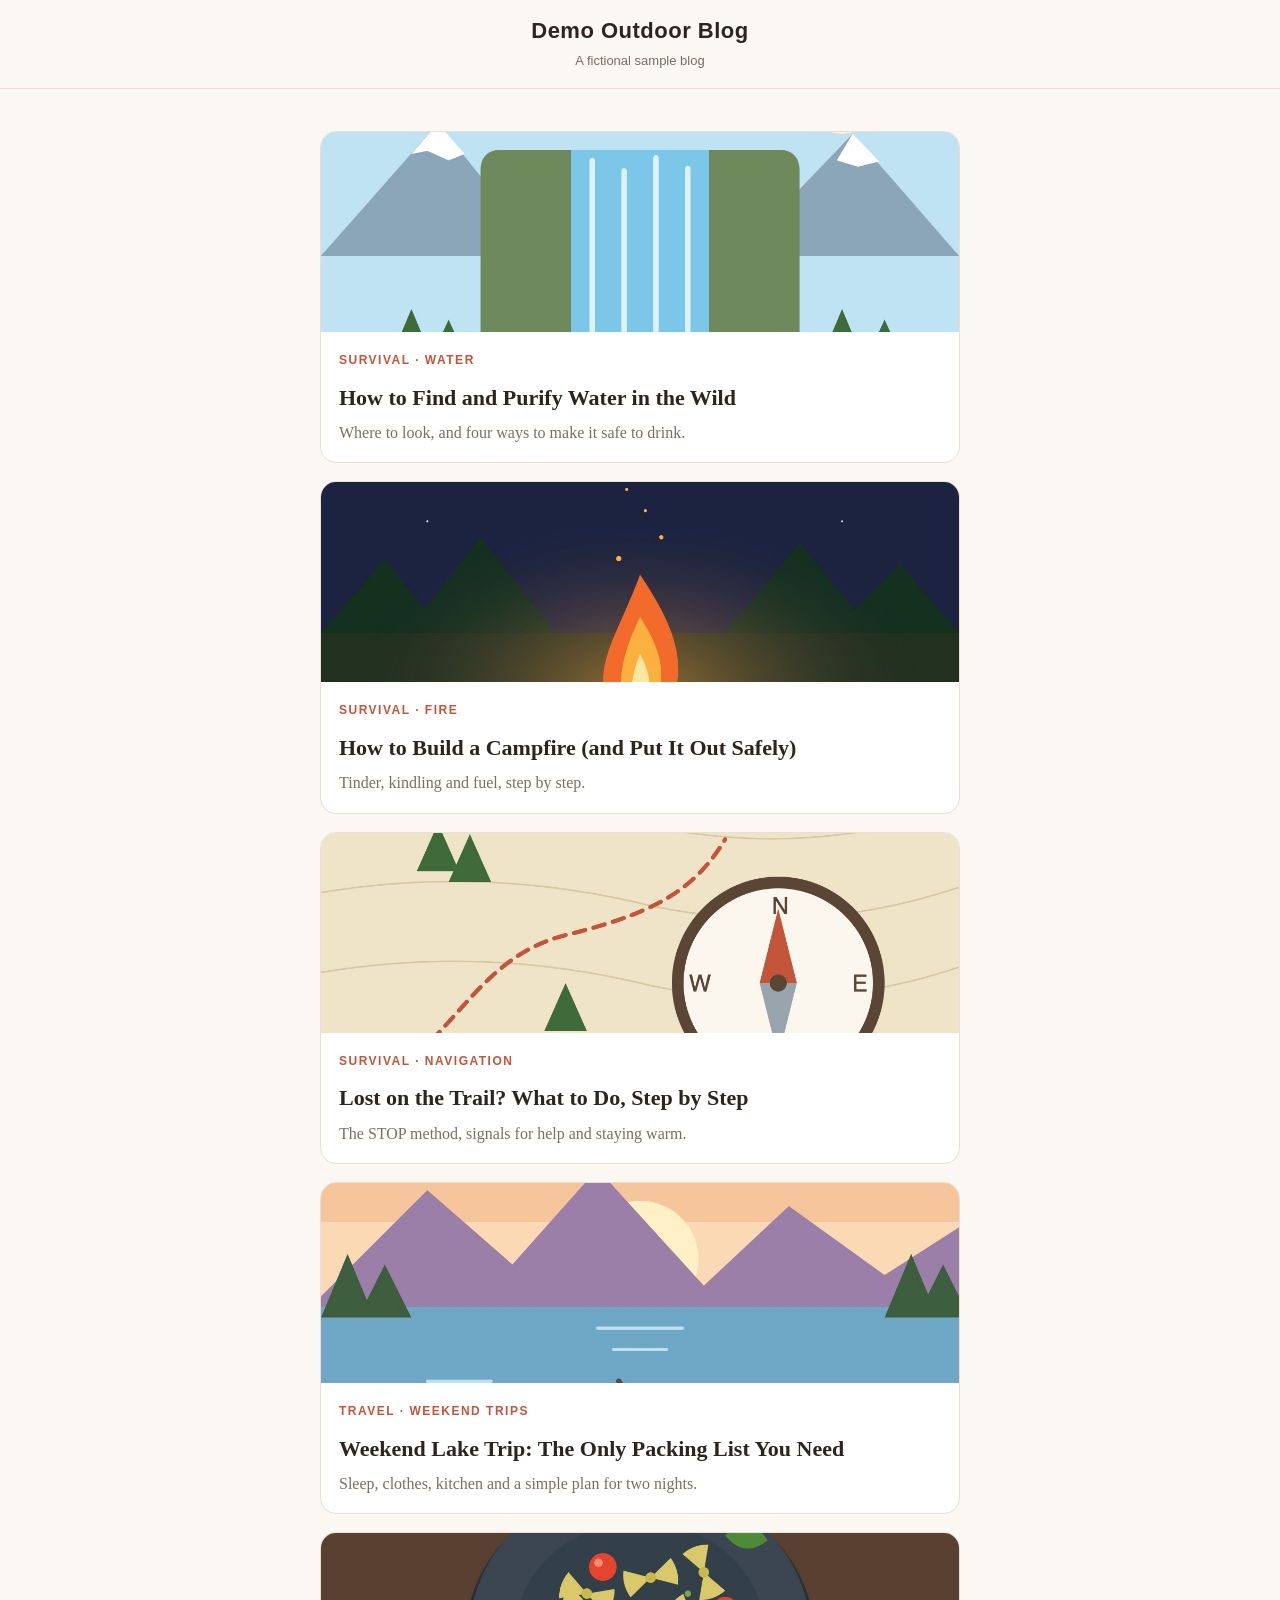
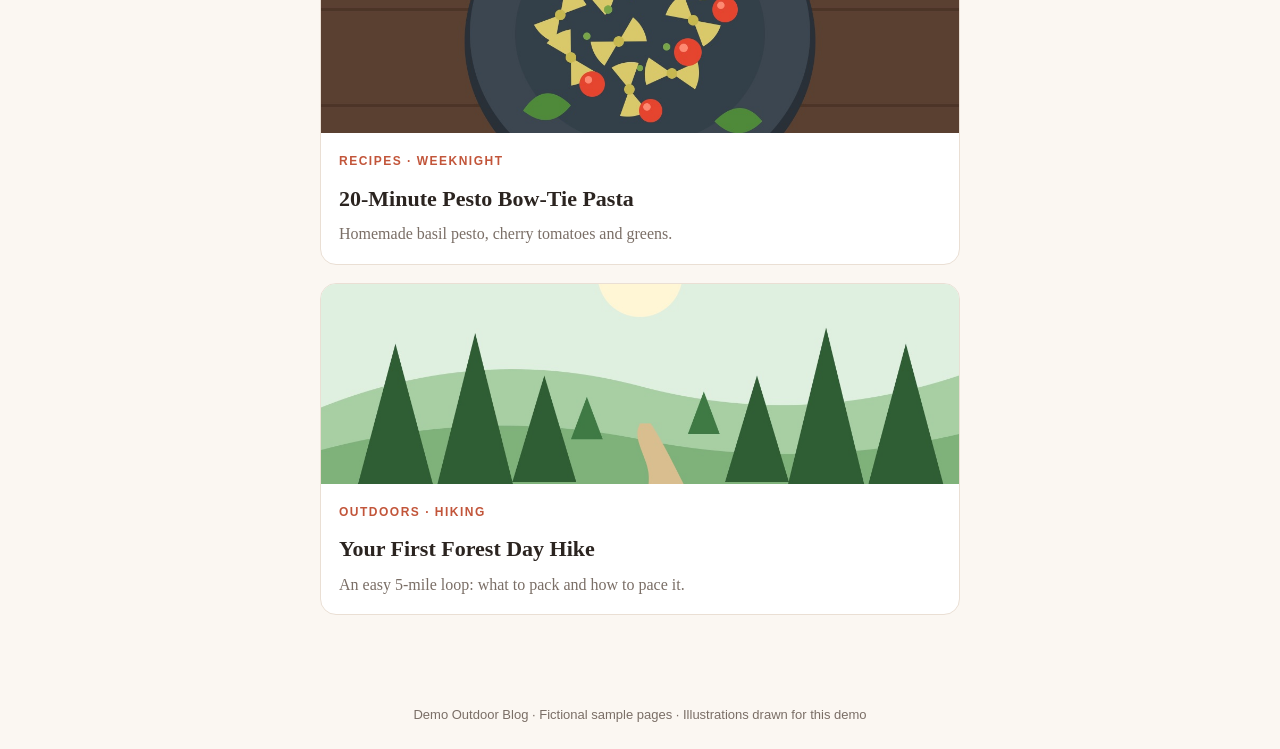
<file: index.html>
<!doctype html>
<html lang="en">
<head>
<meta charset="utf-8">
<meta name="viewport" content="width=device-width, initial-scale=1">
<title>Demo Outdoor Blog · A fictional sample blog</title>
<meta property="og:image" content="https://jakeboss101.github.io/buddy-demo-pages/images/lake.jpg">
<link rel="apple-touch-icon" href="icon.png">
<link rel="icon" href="icon.png">
<link rel="stylesheet" href="style.css">
</head>
<body>
<header class="site"><a href="./">Demo Outdoor Blog</a><span>A fictional sample blog</span></header>
<main class="cards">
<a href="find-and-purify-water.html"><img src="images/water.jpg" alt="">
<div><span class="tag">Survival · Water</span><h2>How to Find and Purify Water in the Wild</h2>
<p>Where to look, and four ways to make it safe to drink.</p></div></a>
<a href="build-a-campfire.html"><img src="images/fire.jpg" alt="">
<div><span class="tag">Survival · Fire</span><h2>How to Build a Campfire (and Put It Out Safely)</h2>
<p>Tinder, kindling and fuel, step by step.</p></div></a>
<a href="lost-on-the-trail.html"><img src="images/lost.jpg" alt="">
<div><span class="tag">Survival · Navigation</span><h2>Lost on the Trail? What to Do, Step by Step</h2>
<p>The STOP method, signals for help and staying warm.</p></div></a>
<a href="lake-weekend-packing-list.html"><img src="images/lake.jpg" alt="">
<div><span class="tag">Travel · Weekend trips</span><h2>Weekend Lake Trip: The Only Packing List You Need</h2>
<p>Sleep, clothes, kitchen and a simple plan for two nights.</p></div></a>
<a href="pesto-pasta.html"><img src="images/pasta.jpg" alt="">
<div><span class="tag">Recipes · Weeknight</span><h2>20-Minute Pesto Bow-Tie Pasta</h2>
<p>Homemade basil pesto, cherry tomatoes and greens.</p></div></a>
<a href="forest-loop-hike.html"><img src="images/forest.jpg" alt="">
<div><span class="tag">Outdoors · Hiking</span><h2>Your First Forest Day Hike</h2>
<p>An easy 5-mile loop: what to pack and how to pace it.</p></div></a>
</main>
<footer>Demo Outdoor Blog · Fictional sample pages · Illustrations drawn for this demo</footer>
</body>
</html>
</file>
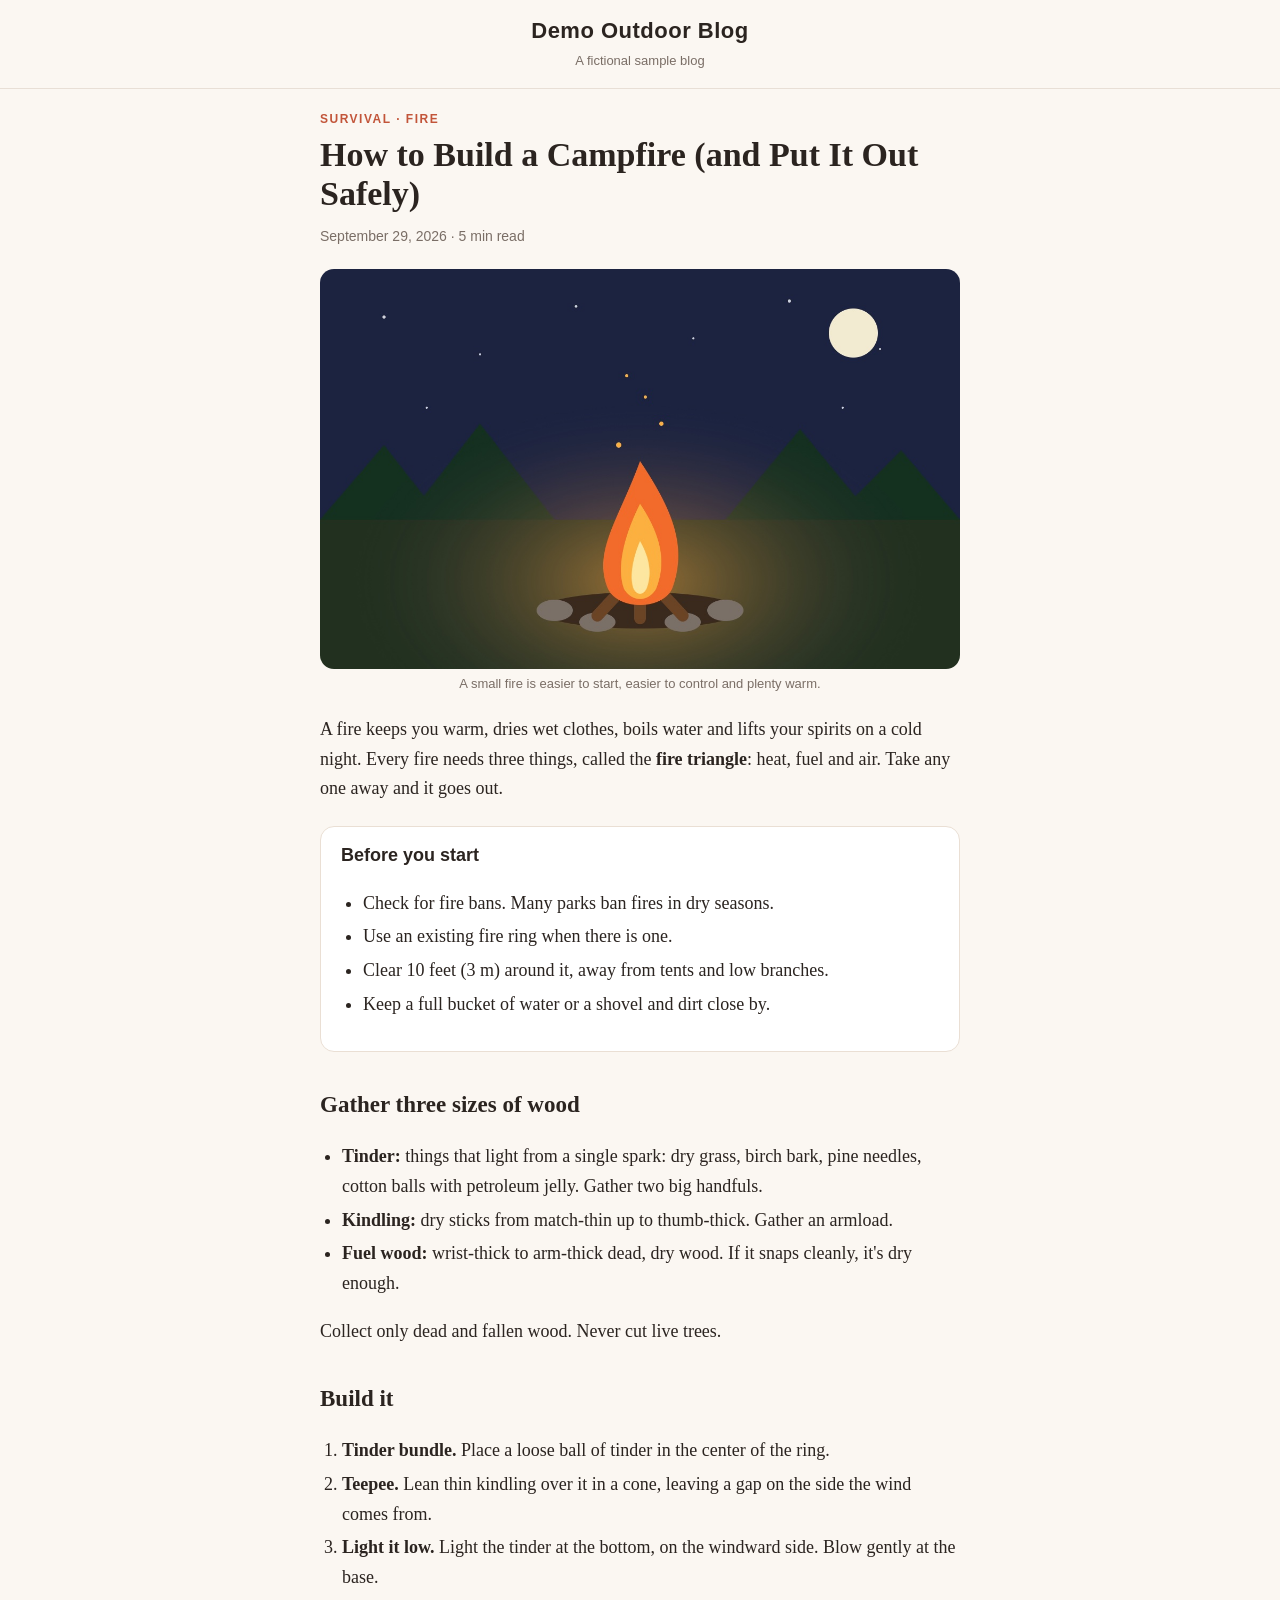
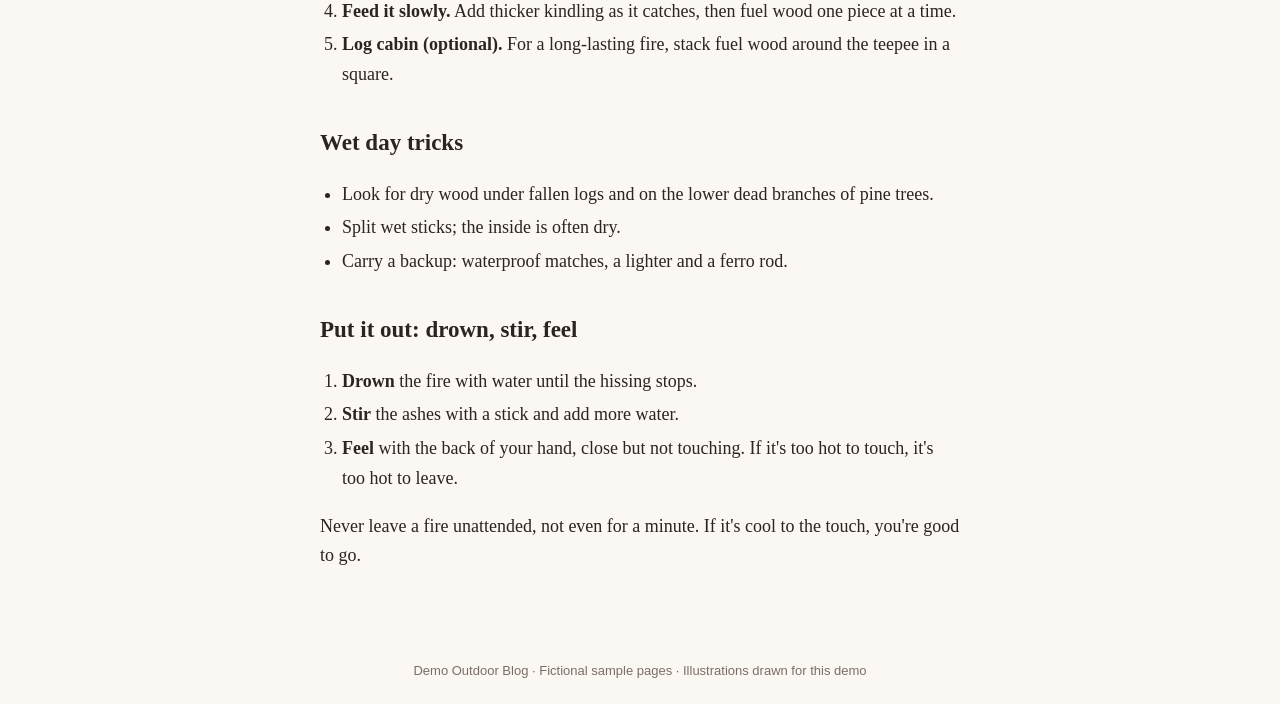
<file: build-a-campfire.html>
<!doctype html>
<html lang="en">
<head>
<meta charset="utf-8">
<meta name="viewport" content="width=device-width, initial-scale=1">
<title>How to Build a Campfire (and Put It Out Safely) · Demo Outdoor Blog</title>
<meta name="description" content="Tinder, kindling and fuel: a step-by-step guide to a warm, safe campfire.">
<link rel="canonical" href="https://jakeboss101.github.io/buddy-demo-pages/build-a-campfire.html">
<meta property="og:title" content="How to Build a Campfire (and Put It Out Safely)">
<meta property="og:image" content="https://jakeboss101.github.io/buddy-demo-pages/images/fire.jpg">
<link rel="apple-touch-icon" href="icon.png">
<link rel="icon" href="icon.png">
<link rel="stylesheet" href="style.css">
</head>
<body>
<header class="site"><a href="./">Demo Outdoor Blog</a><span>A fictional sample blog</span></header>
<main>
<article>
<div class="tag">Survival · Fire</div>
<h1>How to Build a Campfire (and Put It Out Safely)</h1>
<p class="byline">September 29, 2026 · 5 min read</p>
<figure><img src="images/fire.jpg" alt="Illustration of a campfire at night">
<figcaption>A small fire is easier to start, easier to control and plenty warm.</figcaption></figure>

<p>A fire keeps you warm, dries wet clothes, boils water and lifts your spirits on a cold night. Every fire needs
three things, called the <b>fire triangle</b>: heat, fuel and air. Take any one away and it goes out.</p>

<div class="box"><strong>Before you start</strong>
<ul>
<li>Check for fire bans. Many parks ban fires in dry seasons.</li>
<li>Use an existing fire ring when there is one.</li>
<li>Clear 10 feet (3 m) around it, away from tents and low branches.</li>
<li>Keep a full bucket of water or a shovel and dirt close by.</li>
</ul></div>

<h2>Gather three sizes of wood</h2>
<ul>
<li><b>Tinder:</b> things that light from a single spark: dry grass, birch bark, pine needles, cotton balls
with petroleum jelly. Gather two big handfuls.</li>
<li><b>Kindling:</b> dry sticks from match-thin up to thumb-thick. Gather an armload.</li>
<li><b>Fuel wood:</b> wrist-thick to arm-thick dead, dry wood. If it snaps cleanly, it's dry enough.</li>
</ul>
<p>Collect only dead and fallen wood. Never cut live trees.</p>

<h2>Build it</h2>
<ol>
<li><b>Tinder bundle.</b> Place a loose ball of tinder in the center of the ring.</li>
<li><b>Teepee.</b> Lean thin kindling over it in a cone, leaving a gap on the side the wind comes from.</li>
<li><b>Light it low.</b> Light the tinder at the bottom, on the windward side. Blow gently at the base.</li>
<li><b>Feed it slowly.</b> Add thicker kindling as it catches, then fuel wood one piece at a time.</li>
<li><b>Log cabin (optional).</b> For a long-lasting fire, stack fuel wood around the teepee in a square.</li>
</ol>

<h2>Wet day tricks</h2>
<ul>
<li>Look for dry wood under fallen logs and on the lower dead branches of pine trees.</li>
<li>Split wet sticks; the inside is often dry.</li>
<li>Carry a backup: waterproof matches, a lighter and a ferro rod.</li>
</ul>

<h2>Put it out: drown, stir, feel</h2>
<ol>
<li><b>Drown</b> the fire with water until the hissing stops.</li>
<li><b>Stir</b> the ashes with a stick and add more water.</li>
<li><b>Feel</b> with the back of your hand, close but not touching. If it's too hot to touch, it's too hot to leave.</li>
</ol>
<p>Never leave a fire unattended, not even for a minute. If it's cool to the touch, you're good to go.</p>
</article>
</main>
<footer>Demo Outdoor Blog · Fictional sample pages · Illustrations drawn for this demo</footer>
</body>
</html>
</file>
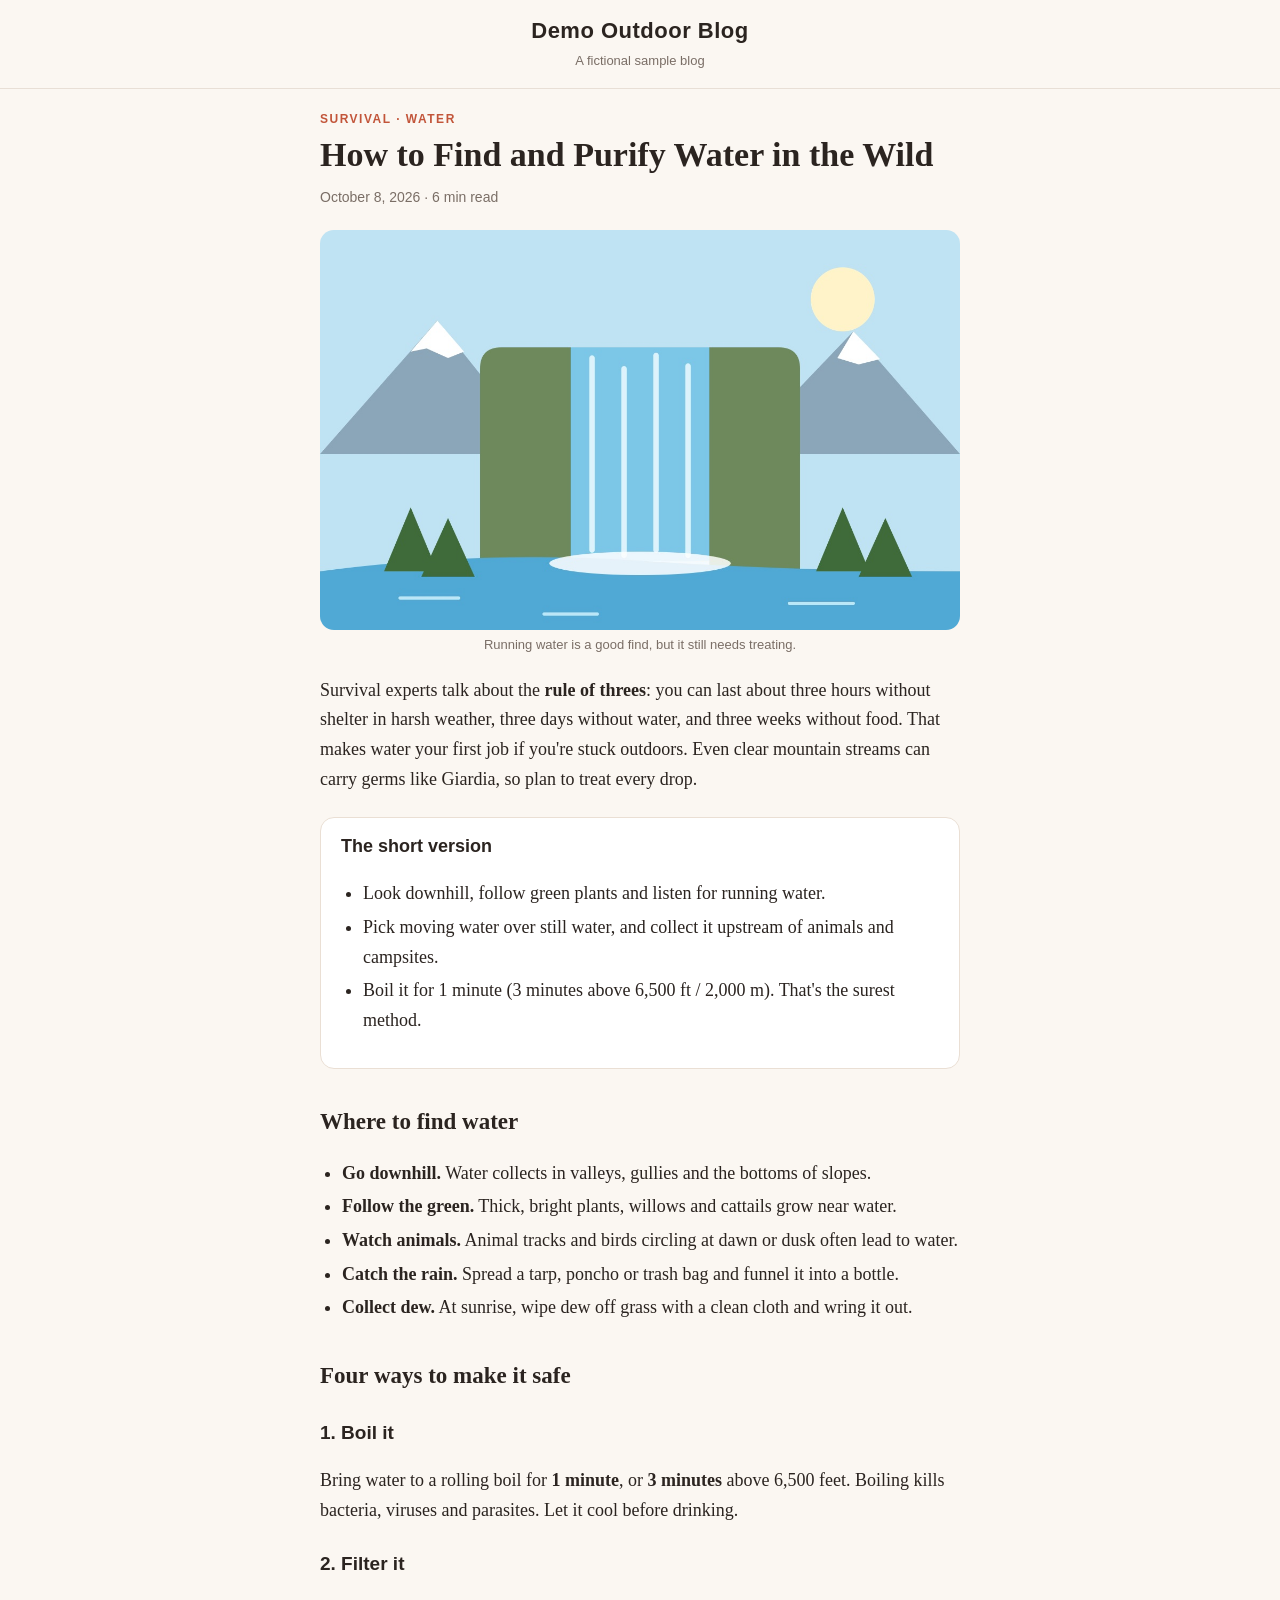
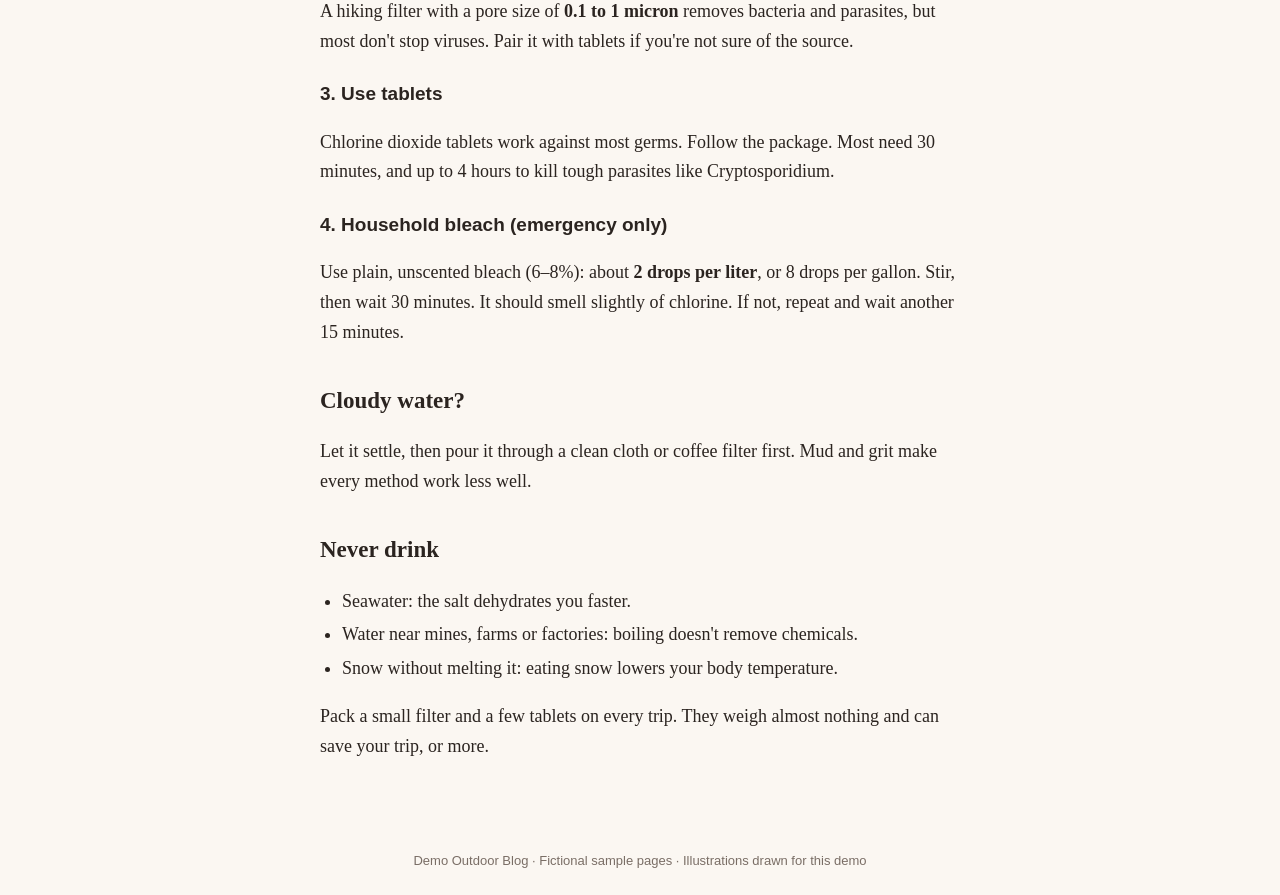
<file: find-and-purify-water.html>
<!doctype html>
<html lang="en">
<head>
<meta charset="utf-8">
<meta name="viewport" content="width=device-width, initial-scale=1">
<title>How to Find and Purify Water in the Wild · Demo Outdoor Blog</title>
<meta name="description" content="Where to look for water outdoors and four ways to make it safe to drink.">
<link rel="canonical" href="https://jakeboss101.github.io/buddy-demo-pages/find-and-purify-water.html">
<meta property="og:title" content="How to Find and Purify Water in the Wild">
<meta property="og:image" content="https://jakeboss101.github.io/buddy-demo-pages/images/water.jpg">
<link rel="apple-touch-icon" href="icon.png">
<link rel="icon" href="icon.png">
<link rel="stylesheet" href="style.css">
</head>
<body>
<header class="site"><a href="./">Demo Outdoor Blog</a><span>A fictional sample blog</span></header>
<main>
<article>
<div class="tag">Survival · Water</div>
<h1>How to Find and Purify Water in the Wild</h1>
<p class="byline">October 8, 2026 · 6 min read</p>
<figure><img src="images/water.jpg" alt="Illustration of a waterfall and a stream">
<figcaption>Running water is a good find, but it still needs treating.</figcaption></figure>

<p>Survival experts talk about the <b>rule of threes</b>: you can last about three hours without shelter in
harsh weather, three days without water, and three weeks without food. That makes water your first job if
you're stuck outdoors. Even clear mountain streams can carry germs like Giardia, so plan to treat every drop.</p>

<div class="box"><strong>The short version</strong>
<ul>
<li>Look downhill, follow green plants and listen for running water.</li>
<li>Pick moving water over still water, and collect it upstream of animals and campsites.</li>
<li>Boil it for 1 minute (3 minutes above 6,500 ft / 2,000 m). That's the surest method.</li>
</ul></div>

<h2>Where to find water</h2>
<ul>
<li><b>Go downhill.</b> Water collects in valleys, gullies and the bottoms of slopes.</li>
<li><b>Follow the green.</b> Thick, bright plants, willows and cattails grow near water.</li>
<li><b>Watch animals.</b> Animal tracks and birds circling at dawn or dusk often lead to water.</li>
<li><b>Catch the rain.</b> Spread a tarp, poncho or trash bag and funnel it into a bottle.</li>
<li><b>Collect dew.</b> At sunrise, wipe dew off grass with a clean cloth and wring it out.</li>
</ul>

<h2>Four ways to make it safe</h2>
<h3>1. Boil it</h3>
<p>Bring water to a rolling boil for <b>1 minute</b>, or <b>3 minutes</b> above 6,500 feet. Boiling kills
bacteria, viruses and parasites. Let it cool before drinking.</p>
<h3>2. Filter it</h3>
<p>A hiking filter with a pore size of <b>0.1 to 1 micron</b> removes bacteria and parasites, but most don't stop
viruses. Pair it with tablets if you're not sure of the source.</p>
<h3>3. Use tablets</h3>
<p>Chlorine dioxide tablets work against most germs. Follow the package. Most need 30 minutes, and up to
4 hours to kill tough parasites like Cryptosporidium.</p>
<h3>4. Household bleach (emergency only)</h3>
<p>Use plain, unscented bleach (6–8%): about <b>2 drops per liter</b>, or 8 drops per gallon. Stir, then wait
30 minutes. It should smell slightly of chlorine. If not, repeat and wait another 15 minutes.</p>

<h2>Cloudy water?</h2>
<p>Let it settle, then pour it through a clean cloth or coffee filter first. Mud and grit make every method
work less well.</p>

<h2>Never drink</h2>
<ul>
<li>Seawater: the salt dehydrates you faster.</li>
<li>Water near mines, farms or factories: boiling doesn't remove chemicals.</li>
<li>Snow without melting it: eating snow lowers your body temperature.</li>
</ul>
<p>Pack a small filter and a few tablets on every trip. They weigh almost nothing and can save your trip, or more.</p>
</article>
</main>
<footer>Demo Outdoor Blog · Fictional sample pages · Illustrations drawn for this demo</footer>
</body>
</html>
</file>
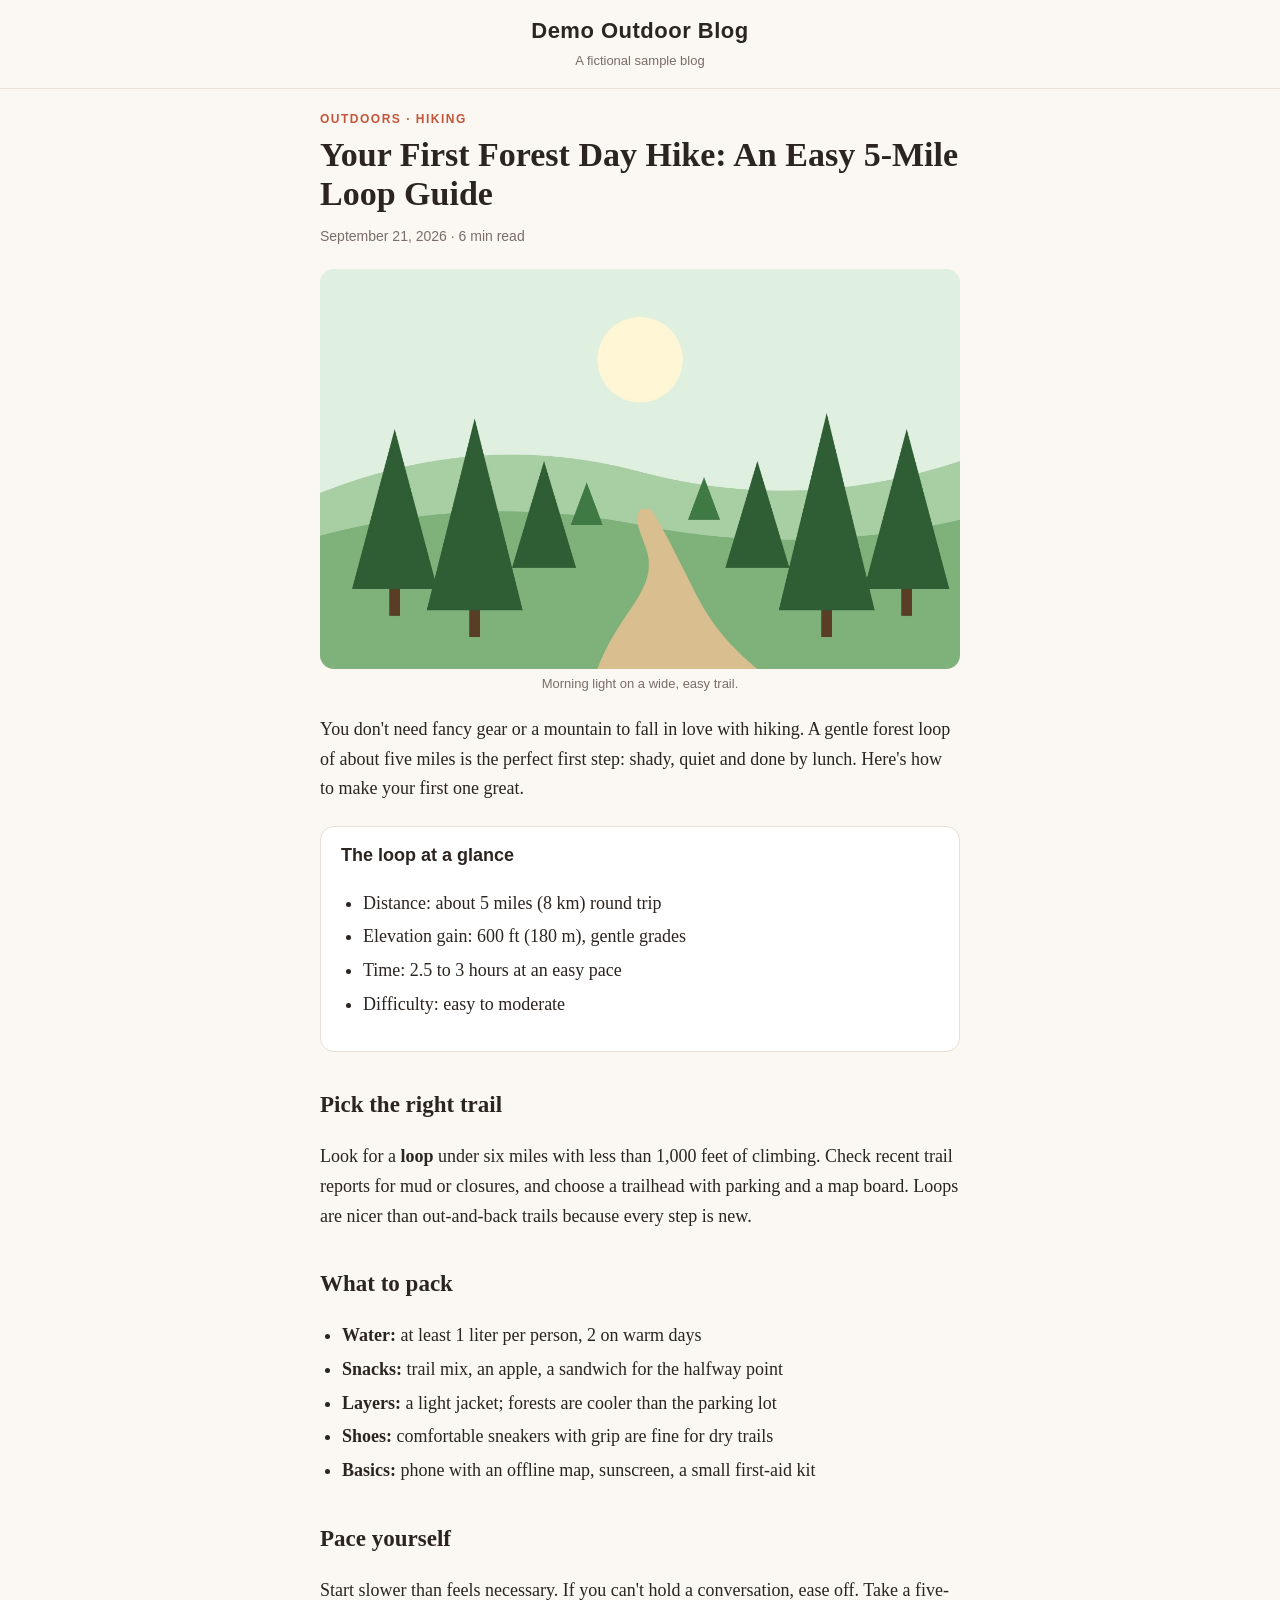
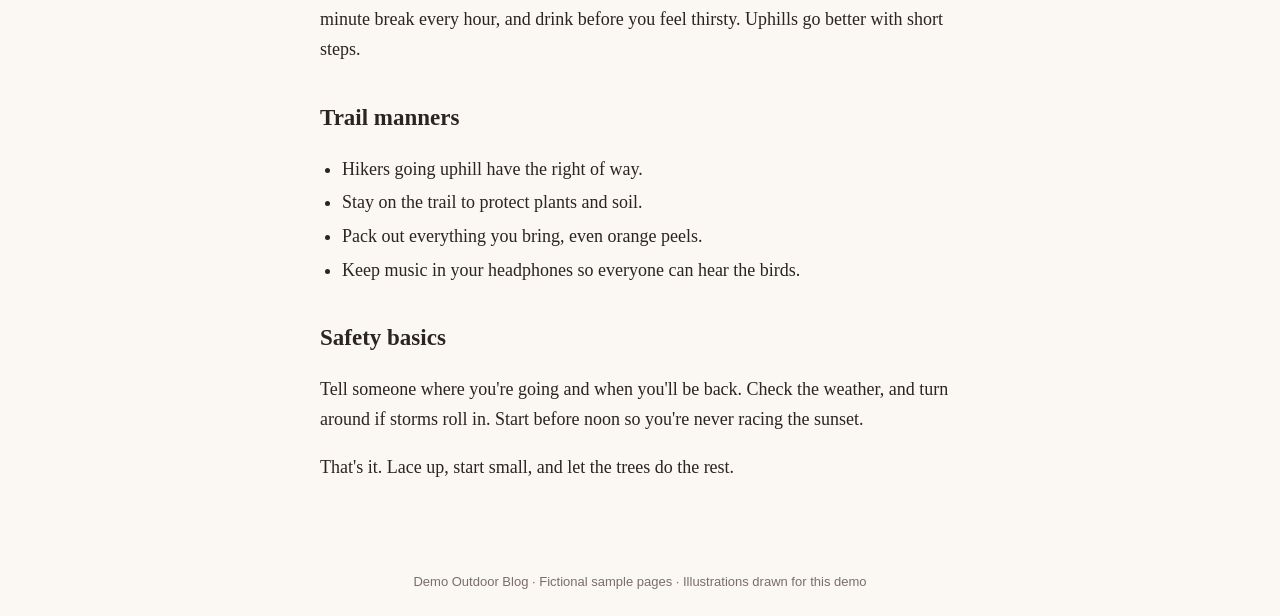
<file: forest-loop-hike.html>
<!doctype html>
<html lang="en">
<head>
<meta charset="utf-8">
<meta name="viewport" content="width=device-width, initial-scale=1">
<title>Your First Forest Day Hike: An Easy 5-Mile Loop Guide · Demo Outdoor Blog</title>
<meta name="description" content="What to pack, how to pace yourself and trail manners for a first easy forest hike.">
<link rel="canonical" href="https://jakeboss101.github.io/buddy-demo-pages/forest-loop-hike.html">
<meta property="og:title" content="Your First Forest Day Hike: An Easy 5-Mile Loop Guide">
<meta property="og:image" content="https://jakeboss101.github.io/buddy-demo-pages/images/forest.jpg">
<link rel="apple-touch-icon" href="icon.png">
<link rel="icon" href="icon.png">
<link rel="stylesheet" href="style.css">
</head>
<body>
<header class="site"><a href="./">Demo Outdoor Blog</a><span>A fictional sample blog</span></header>
<main>
<article>
<div class="tag">Outdoors · Hiking</div>
<h1>Your First Forest Day Hike: An Easy 5-Mile Loop Guide</h1>
<p class="byline">September 21, 2026 · 6 min read</p>
<figure><img src="images/forest.jpg" alt="Illustration of a trail through pine trees">
<figcaption>Morning light on a wide, easy trail.</figcaption></figure>

<p>You don't need fancy gear or a mountain to fall in love with hiking. A gentle forest loop of about five miles
is the perfect first step: shady, quiet and done by lunch. Here's how to make your first one great.</p>

<div class="box"><strong>The loop at a glance</strong>
<ul>
<li>Distance: about 5 miles (8 km) round trip</li>
<li>Elevation gain: 600 ft (180 m), gentle grades</li>
<li>Time: 2.5 to 3 hours at an easy pace</li>
<li>Difficulty: easy to moderate</li>
</ul></div>

<h2>Pick the right trail</h2>
<p>Look for a <b>loop</b> under six miles with less than 1,000 feet of climbing. Check recent trail reports for
mud or closures, and choose a trailhead with parking and a map board. Loops are nicer than out-and-back trails
because every step is new.</p>

<h2>What to pack</h2>
<ul>
<li><b>Water:</b> at least 1 liter per person, 2 on warm days</li>
<li><b>Snacks:</b> trail mix, an apple, a sandwich for the halfway point</li>
<li><b>Layers:</b> a light jacket; forests are cooler than the parking lot</li>
<li><b>Shoes:</b> comfortable sneakers with grip are fine for dry trails</li>
<li><b>Basics:</b> phone with an offline map, sunscreen, a small first-aid kit</li>
</ul>

<h2>Pace yourself</h2>
<p>Start slower than feels necessary. If you can't hold a conversation, ease off. Take a five-minute break every
hour, and drink before you feel thirsty. Uphills go better with short steps.</p>

<h2>Trail manners</h2>
<ul>
<li>Hikers going uphill have the right of way.</li>
<li>Stay on the trail to protect plants and soil.</li>
<li>Pack out everything you bring, even orange peels.</li>
<li>Keep music in your headphones so everyone can hear the birds.</li>
</ul>

<h2>Safety basics</h2>
<p>Tell someone where you're going and when you'll be back. Check the weather, and turn around if storms
roll in. Start before noon so you're never racing the sunset.</p>
<p>That's it. Lace up, start small, and let the trees do the rest.</p>
</article>
</main>
<footer>Demo Outdoor Blog · Fictional sample pages · Illustrations drawn for this demo</footer>
</body>
</html>
</file>
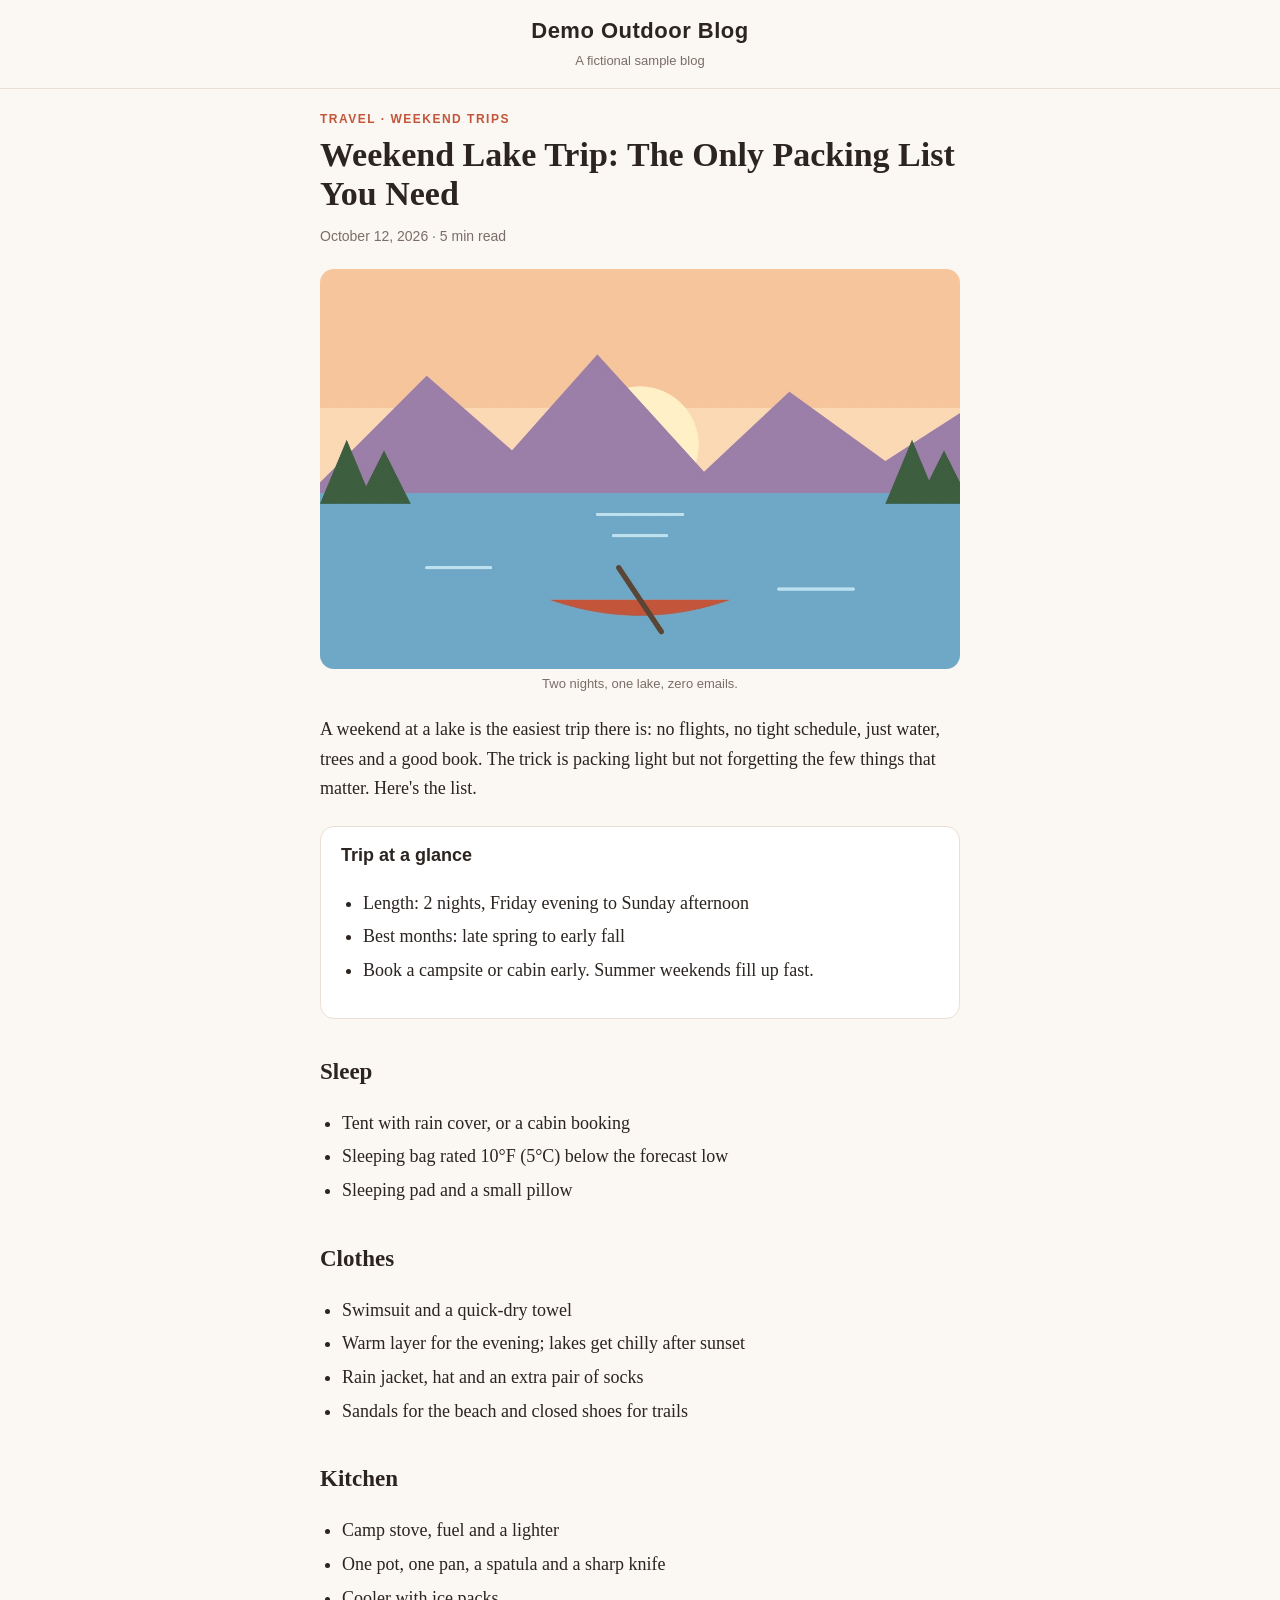
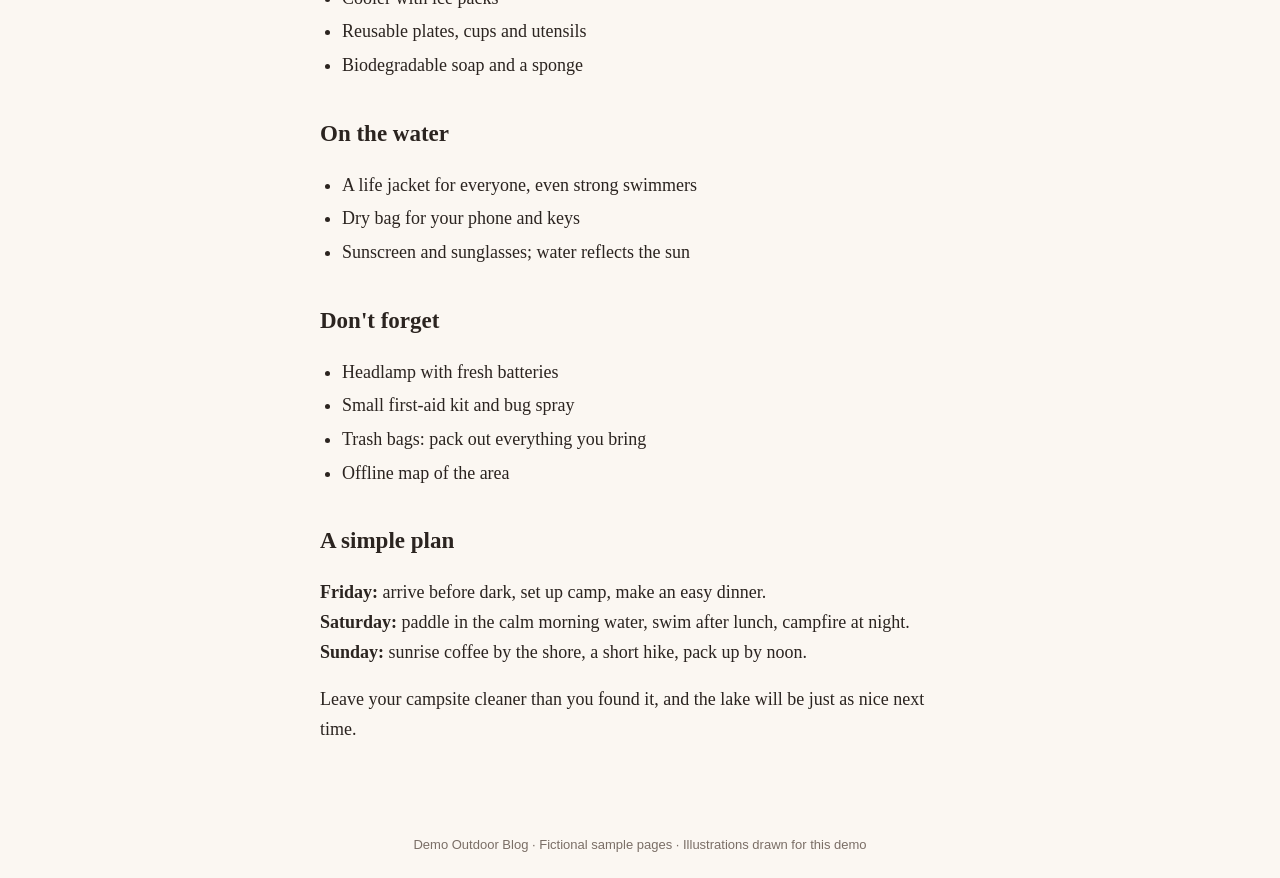
<file: lake-weekend-packing-list.html>
<!doctype html>
<html lang="en">
<head>
<meta charset="utf-8">
<meta name="viewport" content="width=device-width, initial-scale=1">
<title>Weekend Lake Trip: The Only Packing List You Need · Demo Outdoor Blog</title>
<meta name="description" content="A simple two-night lake camping packing list, plus a plan for each day.">
<link rel="canonical" href="https://jakeboss101.github.io/buddy-demo-pages/lake-weekend-packing-list.html">
<meta property="og:title" content="Weekend Lake Trip: The Only Packing List You Need">
<meta property="og:image" content="https://jakeboss101.github.io/buddy-demo-pages/images/lake.jpg">
<link rel="apple-touch-icon" href="icon.png">
<link rel="icon" href="icon.png">
<link rel="stylesheet" href="style.css">
</head>
<body>
<header class="site"><a href="./">Demo Outdoor Blog</a><span>A fictional sample blog</span></header>
<main>
<article>
<div class="tag">Travel · Weekend trips</div>
<h1>Weekend Lake Trip: The Only Packing List You Need</h1>
<p class="byline">October 12, 2026 · 5 min read</p>
<figure><img src="images/lake.jpg" alt="Illustration of a canoe on a lake at sunset">
<figcaption>Two nights, one lake, zero emails.</figcaption></figure>

<p>A weekend at a lake is the easiest trip there is: no flights, no tight schedule, just water, trees and a good
book. The trick is packing light but not forgetting the few things that matter. Here's the list.</p>

<div class="box"><strong>Trip at a glance</strong>
<ul>
<li>Length: 2 nights, Friday evening to Sunday afternoon</li>
<li>Best months: late spring to early fall</li>
<li>Book a campsite or cabin early. Summer weekends fill up fast.</li>
</ul></div>

<h2>Sleep</h2>
<ul>
<li>Tent with rain cover, or a cabin booking</li>
<li>Sleeping bag rated 10°F (5°C) below the forecast low</li>
<li>Sleeping pad and a small pillow</li>
</ul>

<h2>Clothes</h2>
<ul>
<li>Swimsuit and a quick-dry towel</li>
<li>Warm layer for the evening; lakes get chilly after sunset</li>
<li>Rain jacket, hat and an extra pair of socks</li>
<li>Sandals for the beach and closed shoes for trails</li>
</ul>

<h2>Kitchen</h2>
<ul>
<li>Camp stove, fuel and a lighter</li>
<li>One pot, one pan, a spatula and a sharp knife</li>
<li>Cooler with ice packs</li>
<li>Reusable plates, cups and utensils</li>
<li>Biodegradable soap and a sponge</li>
</ul>

<h2>On the water</h2>
<ul>
<li>A life jacket for everyone, even strong swimmers</li>
<li>Dry bag for your phone and keys</li>
<li>Sunscreen and sunglasses; water reflects the sun</li>
</ul>

<h2>Don't forget</h2>
<ul>
<li>Headlamp with fresh batteries</li>
<li>Small first-aid kit and bug spray</li>
<li>Trash bags: pack out everything you bring</li>
<li>Offline map of the area</li>
</ul>

<h2>A simple plan</h2>
<p><b>Friday:</b> arrive before dark, set up camp, make an easy dinner.<br>
<b>Saturday:</b> paddle in the calm morning water, swim after lunch, campfire at night.<br>
<b>Sunday:</b> sunrise coffee by the shore, a short hike, pack up by noon.</p>
<p>Leave your campsite cleaner than you found it, and the lake will be just as nice next time.</p>
</article>
</main>
<footer>Demo Outdoor Blog · Fictional sample pages · Illustrations drawn for this demo</footer>
</body>
</html>
</file>
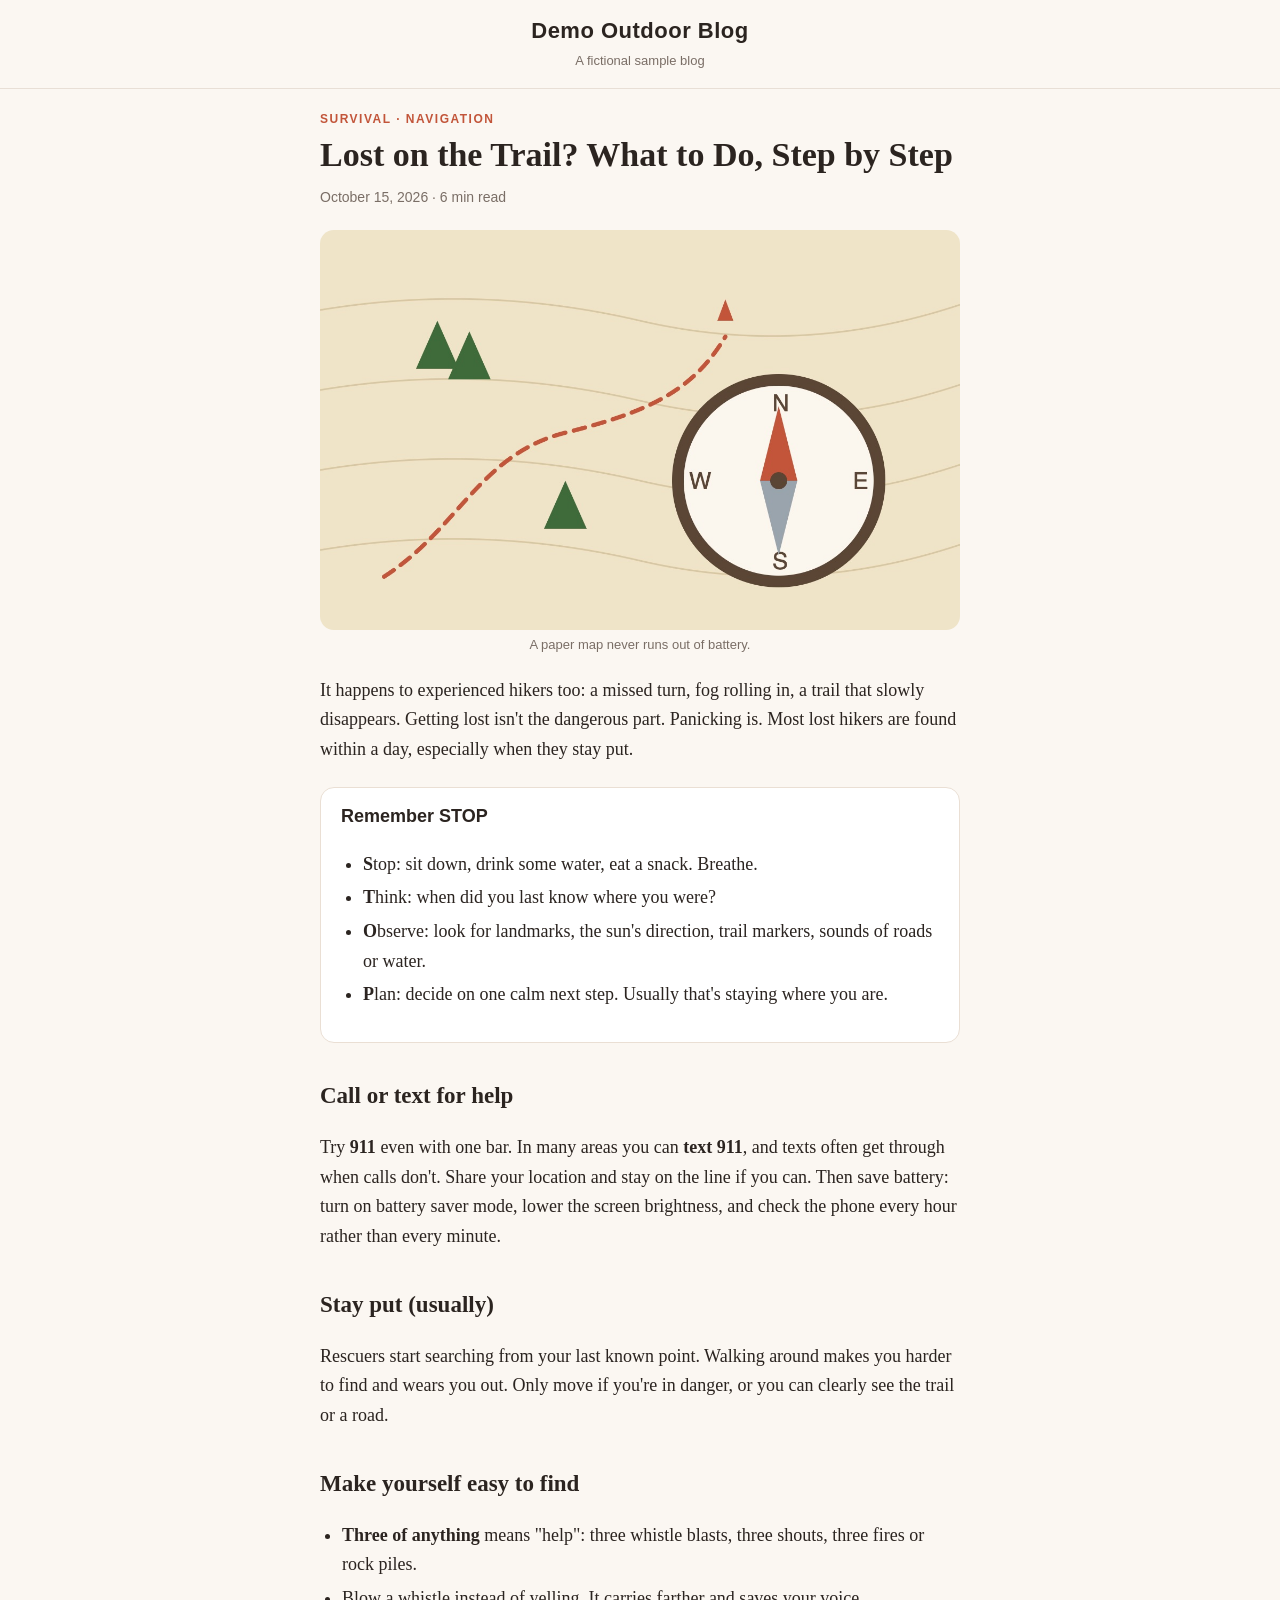
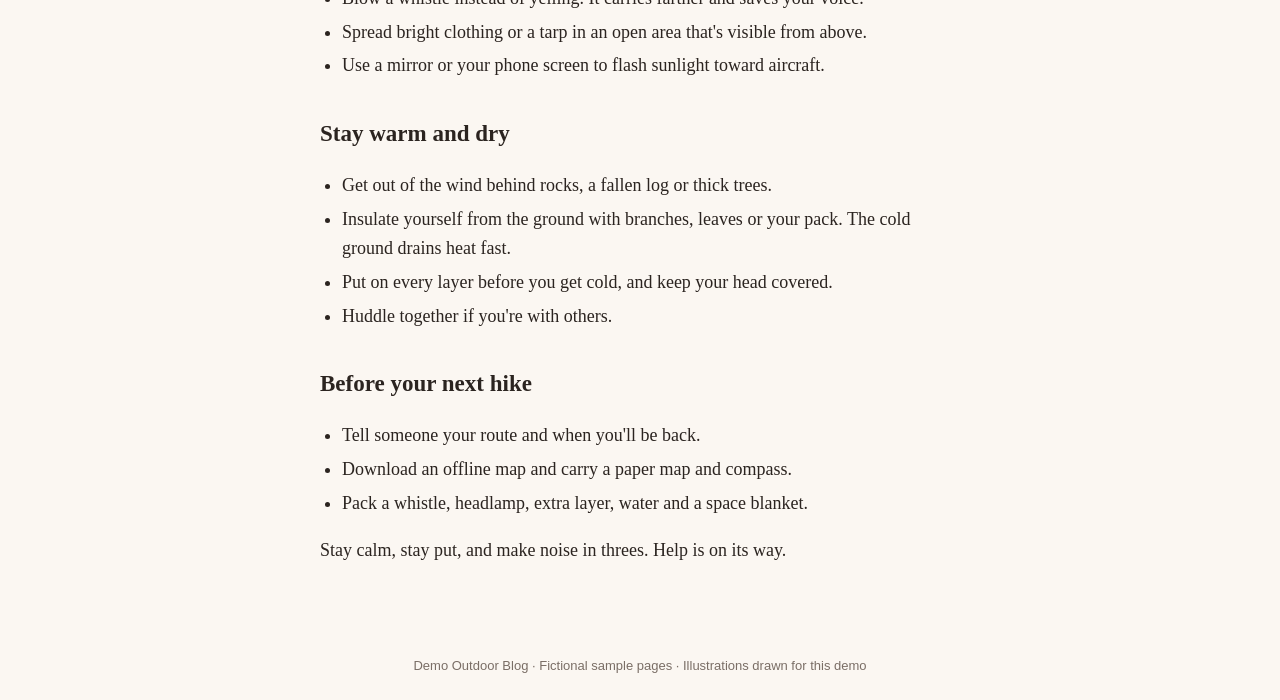
<file: lost-on-the-trail.html>
<!doctype html>
<html lang="en">
<head>
<meta charset="utf-8">
<meta name="viewport" content="width=device-width, initial-scale=1">
<title>Lost on the Trail? What to Do, Step by Step · Demo Outdoor Blog</title>
<meta name="description" content="The STOP method, how to signal for help and how to stay warm until rescuers find you.">
<link rel="canonical" href="https://jakeboss101.github.io/buddy-demo-pages/lost-on-the-trail.html">
<meta property="og:title" content="Lost on the Trail? What to Do, Step by Step">
<meta property="og:image" content="https://jakeboss101.github.io/buddy-demo-pages/images/lost.jpg">
<link rel="apple-touch-icon" href="icon.png">
<link rel="icon" href="icon.png">
<link rel="stylesheet" href="style.css">
</head>
<body>
<header class="site"><a href="./">Demo Outdoor Blog</a><span>A fictional sample blog</span></header>
<main>
<article>
<div class="tag">Survival · Navigation</div>
<h1>Lost on the Trail? What to Do, Step by Step</h1>
<p class="byline">October 15, 2026 · 6 min read</p>
<figure><img src="images/lost.jpg" alt="Illustration of a trail map and a compass">
<figcaption>A paper map never runs out of battery.</figcaption></figure>

<p>It happens to experienced hikers too: a missed turn, fog rolling in, a trail that slowly disappears. Getting
lost isn't the dangerous part. Panicking is. Most lost hikers are found within a day, especially when they
stay put.</p>

<div class="box"><strong>Remember STOP</strong>
<ul>
<li><b>S</b>top: sit down, drink some water, eat a snack. Breathe.</li>
<li><b>T</b>hink: when did you last know where you were?</li>
<li><b>O</b>bserve: look for landmarks, the sun's direction, trail markers, sounds of roads or water.</li>
<li><b>P</b>lan: decide on one calm next step. Usually that's staying where you are.</li>
</ul></div>

<h2>Call or text for help</h2>
<p>Try <b>911</b> even with one bar. In many areas you can <b>text 911</b>, and texts often get through when
calls don't. Share your location and stay on the line if you can. Then save battery: turn on battery saver mode,
lower the screen brightness, and check the phone every hour rather than every minute.</p>

<h2>Stay put (usually)</h2>
<p>Rescuers start searching from your last known point. Walking around makes you harder to find and wears you
out. Only move if you're in danger, or you can clearly see the trail or a road.</p>

<h2>Make yourself easy to find</h2>
<ul>
<li><b>Three of anything</b> means "help": three whistle blasts, three shouts, three fires or rock piles.</li>
<li>Blow a whistle instead of yelling. It carries farther and saves your voice.</li>
<li>Spread bright clothing or a tarp in an open area that's visible from above.</li>
<li>Use a mirror or your phone screen to flash sunlight toward aircraft.</li>
</ul>

<h2>Stay warm and dry</h2>
<ul>
<li>Get out of the wind behind rocks, a fallen log or thick trees.</li>
<li>Insulate yourself from the ground with branches, leaves or your pack. The cold ground drains heat fast.</li>
<li>Put on every layer before you get cold, and keep your head covered.</li>
<li>Huddle together if you're with others.</li>
</ul>

<h2>Before your next hike</h2>
<ul>
<li>Tell someone your route and when you'll be back.</li>
<li>Download an offline map and carry a paper map and compass.</li>
<li>Pack a whistle, headlamp, extra layer, water and a space blanket.</li>
</ul>
<p>Stay calm, stay put, and make noise in threes. Help is on its way.</p>
</article>
</main>
<footer>Demo Outdoor Blog · Fictional sample pages · Illustrations drawn for this demo</footer>
</body>
</html>
</file>
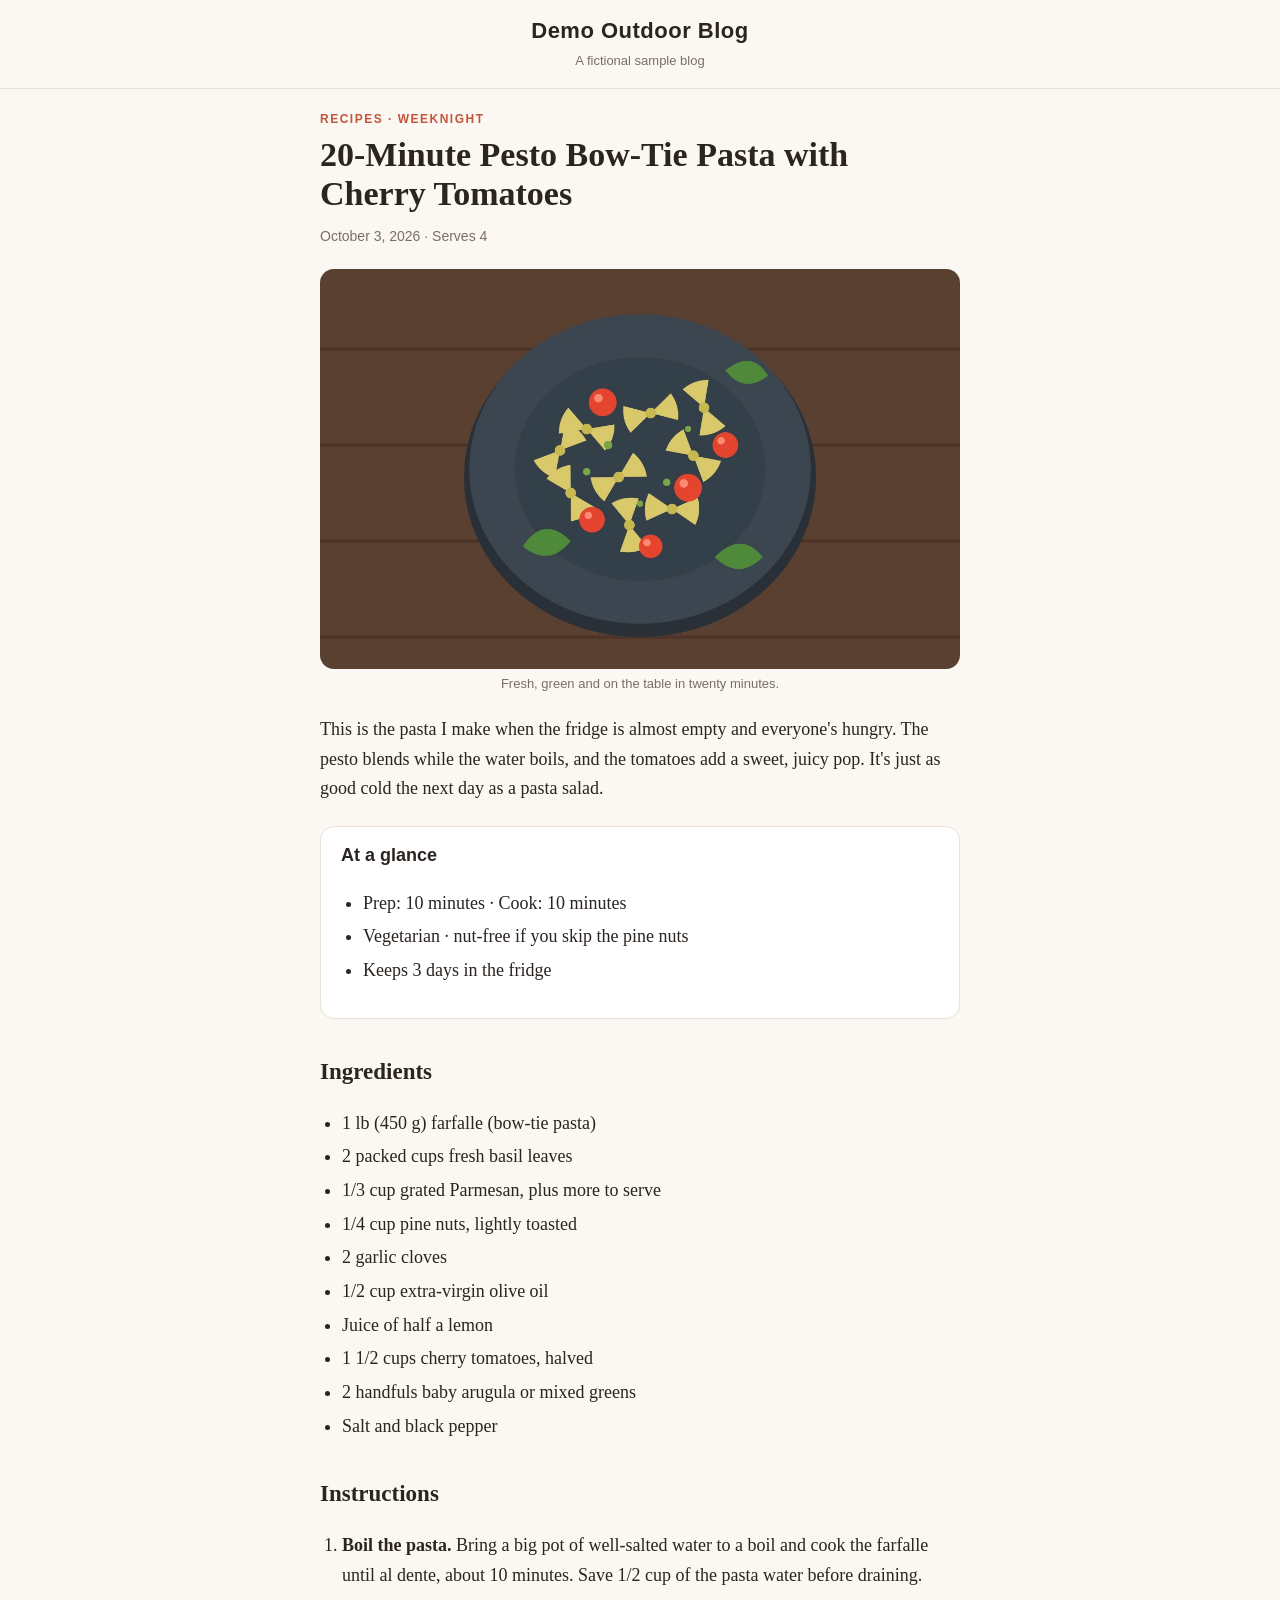
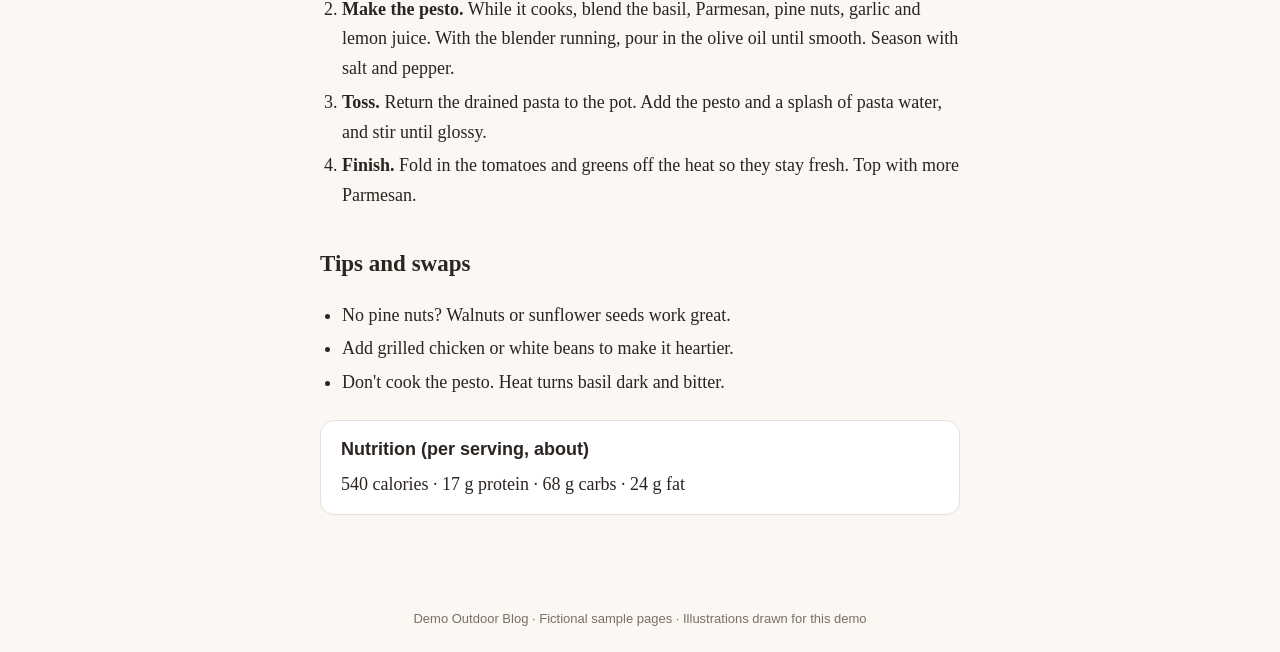
<file: pesto-pasta.html>
<!doctype html>
<html lang="en">
<head>
<meta charset="utf-8">
<meta name="viewport" content="width=device-width, initial-scale=1">
<title>20-Minute Pesto Bow-Tie Pasta with Cherry Tomatoes · Demo Outdoor Blog</title>
<meta name="description" content="A bright weeknight pasta with homemade basil pesto, cherry tomatoes and greens.">
<link rel="canonical" href="https://jakeboss101.github.io/buddy-demo-pages/pesto-pasta.html">
<meta property="og:title" content="20-Minute Pesto Bow-Tie Pasta with Cherry Tomatoes">
<meta property="og:image" content="https://jakeboss101.github.io/buddy-demo-pages/images/pasta.jpg">
<link rel="apple-touch-icon" href="icon.png">
<link rel="icon" href="icon.png">
<link rel="stylesheet" href="style.css">
</head>
<body>
<header class="site"><a href="./">Demo Outdoor Blog</a><span>A fictional sample blog</span></header>
<main>
<article>
<div class="tag">Recipes · Weeknight</div>
<h1>20-Minute Pesto Bow-Tie Pasta with Cherry Tomatoes</h1>
<p class="byline">October 3, 2026 · Serves 4</p>
<figure><img src="images/pasta.jpg" alt="Illustration of a bowl of bow-tie pasta with tomatoes">
<figcaption>Fresh, green and on the table in twenty minutes.</figcaption></figure>

<p>This is the pasta I make when the fridge is almost empty and everyone's hungry. The pesto blends while the
water boils, and the tomatoes add a sweet, juicy pop. It's just as good cold the next day as a pasta salad.</p>

<div class="box"><strong>At a glance</strong>
<ul>
<li>Prep: 10 minutes · Cook: 10 minutes</li>
<li>Vegetarian · nut-free if you skip the pine nuts</li>
<li>Keeps 3 days in the fridge</li>
</ul></div>

<h2>Ingredients</h2>
<ul>
<li>1 lb (450 g) farfalle (bow-tie pasta)</li>
<li>2 packed cups fresh basil leaves</li>
<li>1/3 cup grated Parmesan, plus more to serve</li>
<li>1/4 cup pine nuts, lightly toasted</li>
<li>2 garlic cloves</li>
<li>1/2 cup extra-virgin olive oil</li>
<li>Juice of half a lemon</li>
<li>1 1/2 cups cherry tomatoes, halved</li>
<li>2 handfuls baby arugula or mixed greens</li>
<li>Salt and black pepper</li>
</ul>

<h2>Instructions</h2>
<ol>
<li><b>Boil the pasta.</b> Bring a big pot of well-salted water to a boil and cook the farfalle until al dente,
about 10 minutes. Save 1/2 cup of the pasta water before draining.</li>
<li><b>Make the pesto.</b> While it cooks, blend the basil, Parmesan, pine nuts, garlic and lemon juice. With the
blender running, pour in the olive oil until smooth. Season with salt and pepper.</li>
<li><b>Toss.</b> Return the drained pasta to the pot. Add the pesto and a splash of pasta water, and stir until
glossy.</li>
<li><b>Finish.</b> Fold in the tomatoes and greens off the heat so they stay fresh. Top with more Parmesan.</li>
</ol>

<h2>Tips and swaps</h2>
<ul>
<li>No pine nuts? Walnuts or sunflower seeds work great.</li>
<li>Add grilled chicken or white beans to make it heartier.</li>
<li>Don't cook the pesto. Heat turns basil dark and bitter.</li>
</ul>

<div class="box"><strong>Nutrition (per serving, about)</strong>
<p style="margin:6px 0 0">540 calories · 17 g protein · 68 g carbs · 24 g fat</p></div>
</article>
</main>
<footer>Demo Outdoor Blog · Fictional sample pages · Illustrations drawn for this demo</footer>
</body>
</html>
</file>
<file: style.css>
:root { --ink: #2b2420; --soft: #7a6e66; --accent: #c2553a; --paper: #fbf7f2; }
* { box-sizing: border-box; }
body { margin: 0; background: var(--paper); color: var(--ink);
       font: 18px/1.65 Georgia, "Iowan Old Style", serif; }
header.site { padding: 18px 20px; border-bottom: 1px solid #e8dfd6; text-align: center; }
header.site a { color: var(--ink); text-decoration: none; font: 700 22px/1 -apple-system, sans-serif;
                letter-spacing: .5px; }
header.site span { display: block; color: var(--soft); font: 13px/1.4 -apple-system, sans-serif; margin-top: 4px; }
main { max-width: 680px; margin: 0 auto; padding: 24px 20px 48px; }
.tag { color: var(--accent); font: 700 12px/1 -apple-system, sans-serif; text-transform: uppercase;
       letter-spacing: 1.5px; }
h1 { font-size: 34px; line-height: 1.15; margin: 10px 0 12px; }
h2 { font-size: 23px; margin: 34px 0 8px; }
.byline { color: var(--soft); font: 14px/1.4 -apple-system, sans-serif; margin-bottom: 20px; }
img { width: 100%; border-radius: 14px; display: block; }
figure { margin: 22px 0; }
figcaption { color: var(--soft); font: 13px/1.4 -apple-system, sans-serif; margin-top: 6px; text-align: center; }
ul, ol { padding-left: 22px; }
li { margin: 4px 0; }
.box { background: #fff; border: 1px solid #eadfd4; border-radius: 14px; padding: 14px 20px; margin: 22px 0; }
.box strong { font-family: -apple-system, sans-serif; }
.cards a { display: block; background: #fff; border: 1px solid #eadfd4; border-radius: 16px; overflow: hidden;
           color: var(--ink); text-decoration: none; margin: 18px 0; }
.cards img { border-radius: 0; height: 200px; object-fit: cover; }
.cards div { padding: 12px 18px 16px; }
.cards h2 { margin: 6px 0 4px; font-size: 22px; }
.cards p { margin: 0; color: var(--soft); font-size: 16px; }
footer { text-align: center; color: var(--soft); font: 13px/1.5 -apple-system, sans-serif; padding: 24px; }
h3 { font-size: 19px; margin: 22px 0 4px; font-family: -apple-system, sans-serif; }
</file>
